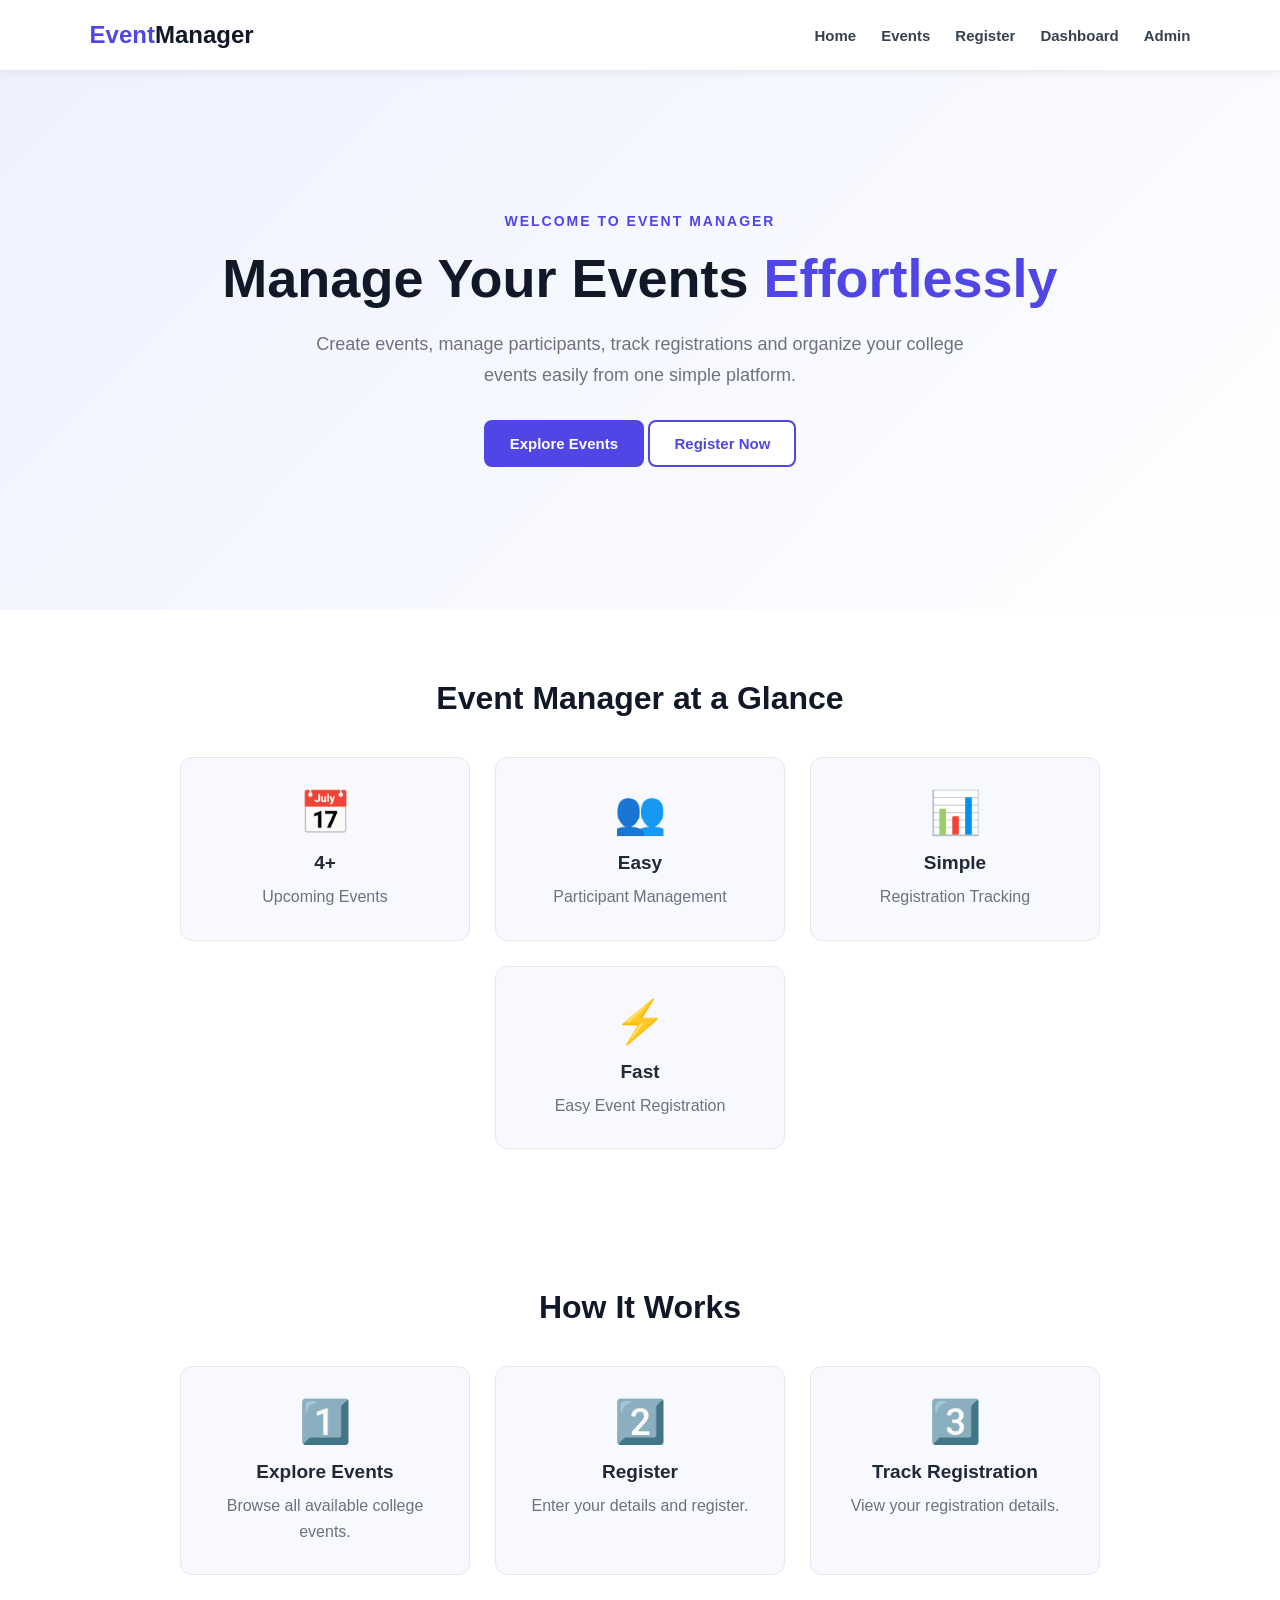
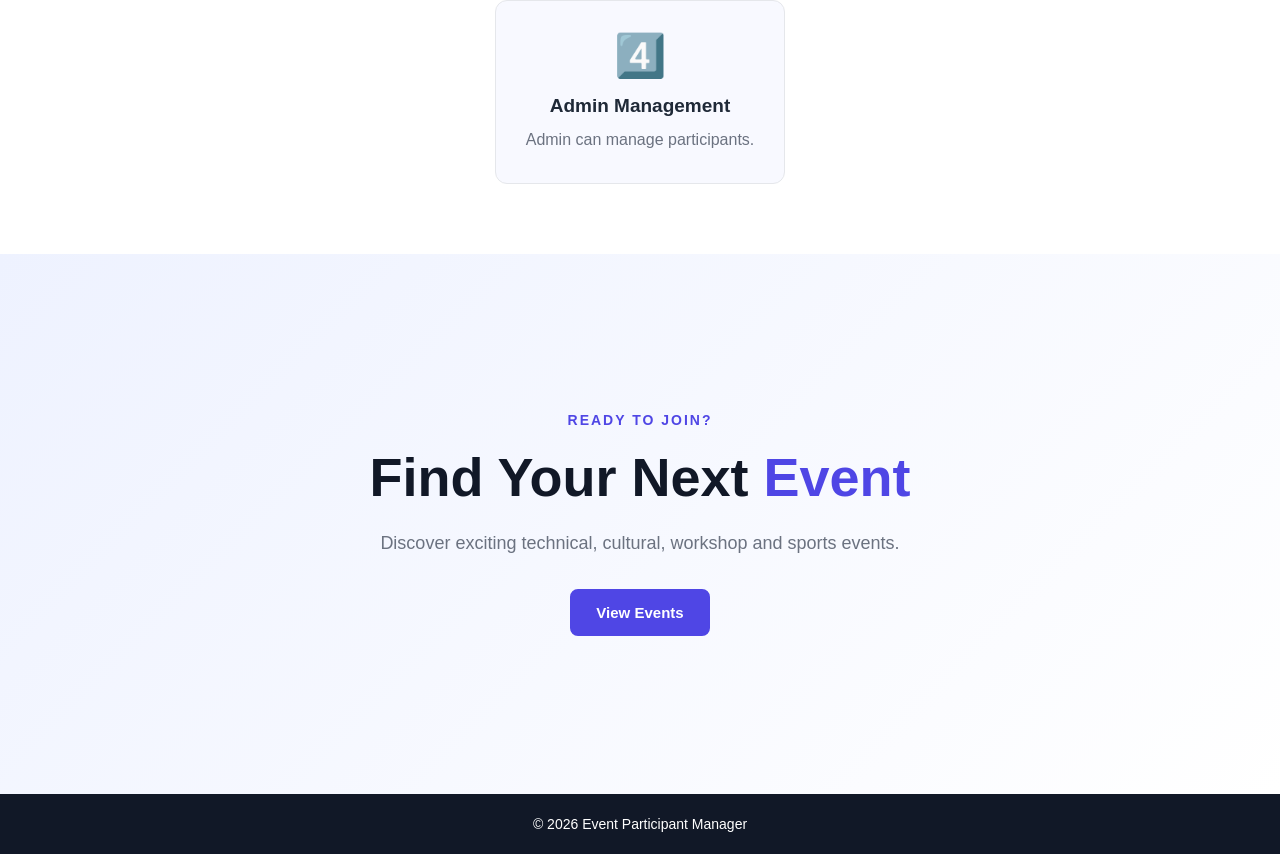
<file: index.html>
<!DOCTYPE html>
<html lang="en">

<head>
    <meta charset="UTF-8">
    <meta name="viewport" content="width=device-width, initial-scale=1.0">

    <title>Event Participant Manager</title>

    <link rel="stylesheet" href="style.css">
</head>

<body>

    <nav class="navbar">

        <div class="logo">
            Event<span>Manager</span>
        </div>

        <div class="nav-links">

            <a href="index.html">Home</a>

            <a href="events.html">Events</a>

            <a href="register.html">Register</a>

            <a href="dashboard.html">Dashboard</a>

            <a href="admin-login.html">Admin</a>

        </div>

    </nav>


    <section class="hero">

        <div class="hero-content">

            <p class="welcome">
                WELCOME TO EVENT MANAGER
            </p>

            <h1>
                Manage Your Events
                <span>Effortlessly</span>
            </h1>

            <p class="description">
                Create events, manage participants,
                track registrations and organize your
                college events easily from one simple platform.
            </p>

            <div class="buttons">

                <a href="events.html" class="btn primary">
                    Explore Events
                </a>

                <a href="register.html" class="btn secondary">
                    Register Now
                </a>

            </div>

        </div>

    </section>


    <section class="features">

        <h2>
            Event Manager at a Glance
        </h2>

        <div class="feature-container">

            <div class="feature-card">

                <div class="icon">📅</div>

                <h3>4+</h3>

                <p>
                    Upcoming Events
                </p>

            </div>


            <div class="feature-card">

                <div class="icon">👥</div>

                <h3>Easy</h3>

                <p>
                    Participant Management
                </p>

            </div>


            <div class="feature-card">

                <div class="icon">📊</div>

                <h3>Simple</h3>

                <p>
                    Registration Tracking
                </p>

            </div>


            <div class="feature-card">

                <div class="icon">⚡</div>

                <h3>Fast</h3>

                <p>
                    Easy Event Registration
                </p>

            </div>

        </div>

    </section>


    <section class="features">

        <h2>
            How It Works
        </h2>

        <div class="feature-container">

            <div class="feature-card">

                <div class="icon">1️⃣</div>

                <h3>Explore Events</h3>

                <p>
                    Browse all available college events.
                </p>

            </div>


            <div class="feature-card">

                <div class="icon">2️⃣</div>

                <h3>Register</h3>

                <p>
                    Enter your details and register.
                </p>

            </div>


            <div class="feature-card">

                <div class="icon">3️⃣</div>

                <h3>Track Registration</h3>

                <p>
                    View your registration details.
                </p>

            </div>


            <div class="feature-card">

                <div class="icon">4️⃣</div>

                <h3>Admin Management</h3>

                <p>
                    Admin can manage participants.
                </p>

            </div>

        </div>

    </section>


    <section class="hero">

        <div class="hero-content">

            <p class="welcome">
                READY TO JOIN?
            </p>

            <h1>
                Find Your Next
                <span>Event</span>
            </h1>

            <p class="description">
                Discover exciting technical,
                cultural, workshop and sports events.
            </p>

            <div class="buttons">

                <a href="events.html" class="btn primary">
                    View Events
                </a>

            </div>

        </div>

    </section>


    <footer>

        <p>
            © 2026 Event Participant Manager
        </p>

    </footer>

</body>

</html>
</file>
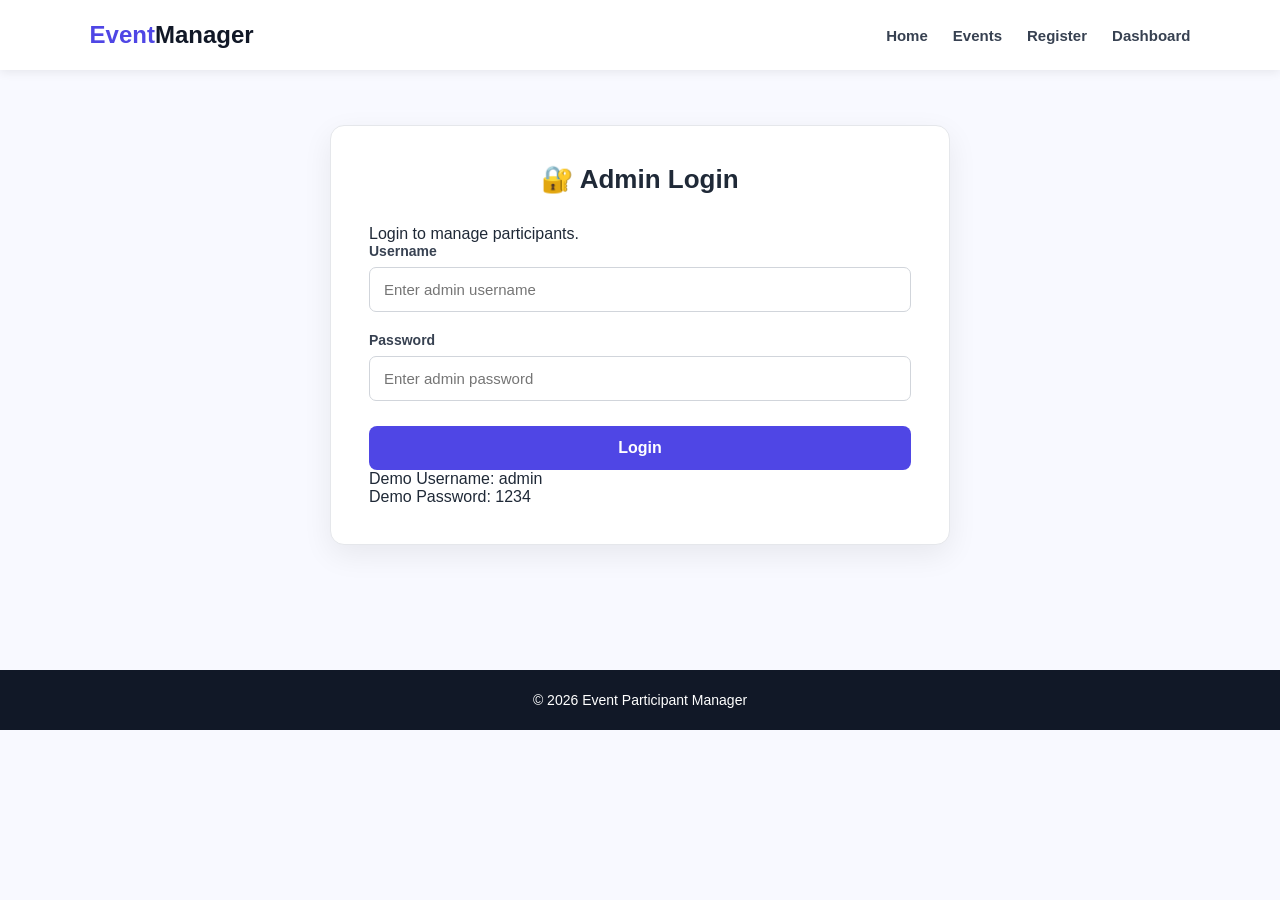
<file: admin-login.html>
<!DOCTYPE html>
<html lang="en">

<head>

    <meta charset="UTF-8">

    <meta
        name="viewport"
        content="width=device-width, initial-scale=1.0"
    >

    <title>Admin Login | Event Manager</title>

    <link rel="stylesheet" href="style.css">

</head>


<body>


    <nav class="navbar">

        <div class="logo">
            Event<span>Manager</span>
        </div>


        <div class="nav-links">

            <a href="index.html">
                Home
            </a>

            <a href="events.html">
                Events
            </a>

            <a href="register.html">
                Register
            </a>

            <a href="dashboard.html">
                Dashboard
            </a>

        </div>

    </nav>



    <section class="registration-section">

        <div class="registration-container">

            <h2>
                🔐 Admin Login
            </h2>


            <p class="login-description">
                Login to manage participants.
            </p>


            <form id="adminLoginForm">


                <div class="form-group">

                    <label for="adminUsername">
                        Username
                    </label>

                    <input
                        type="text"
                        id="adminUsername"
                        placeholder="Enter admin username"
                        required
                    >

                </div>


                <div class="form-group">

                    <label for="adminPassword">
                        Password
                    </label>

                    <input
                        type="password"
                        id="adminPassword"
                        placeholder="Enter admin password"
                        required
                    >

                </div>


                <button
                    type="submit"
                    class="btn primary register-btn"
                >
                    Login
                </button>


            </form>


            <p class="demo-login">

                Demo Username: admin
                <br>

                Demo Password: 1234

            </p>

        </div>

    </section>



    <footer>

        <p>
            © 2026 Event Participant Manager
        </p>

    </footer>


    <script src="script.js"></script>

</body>

</html>
</file>
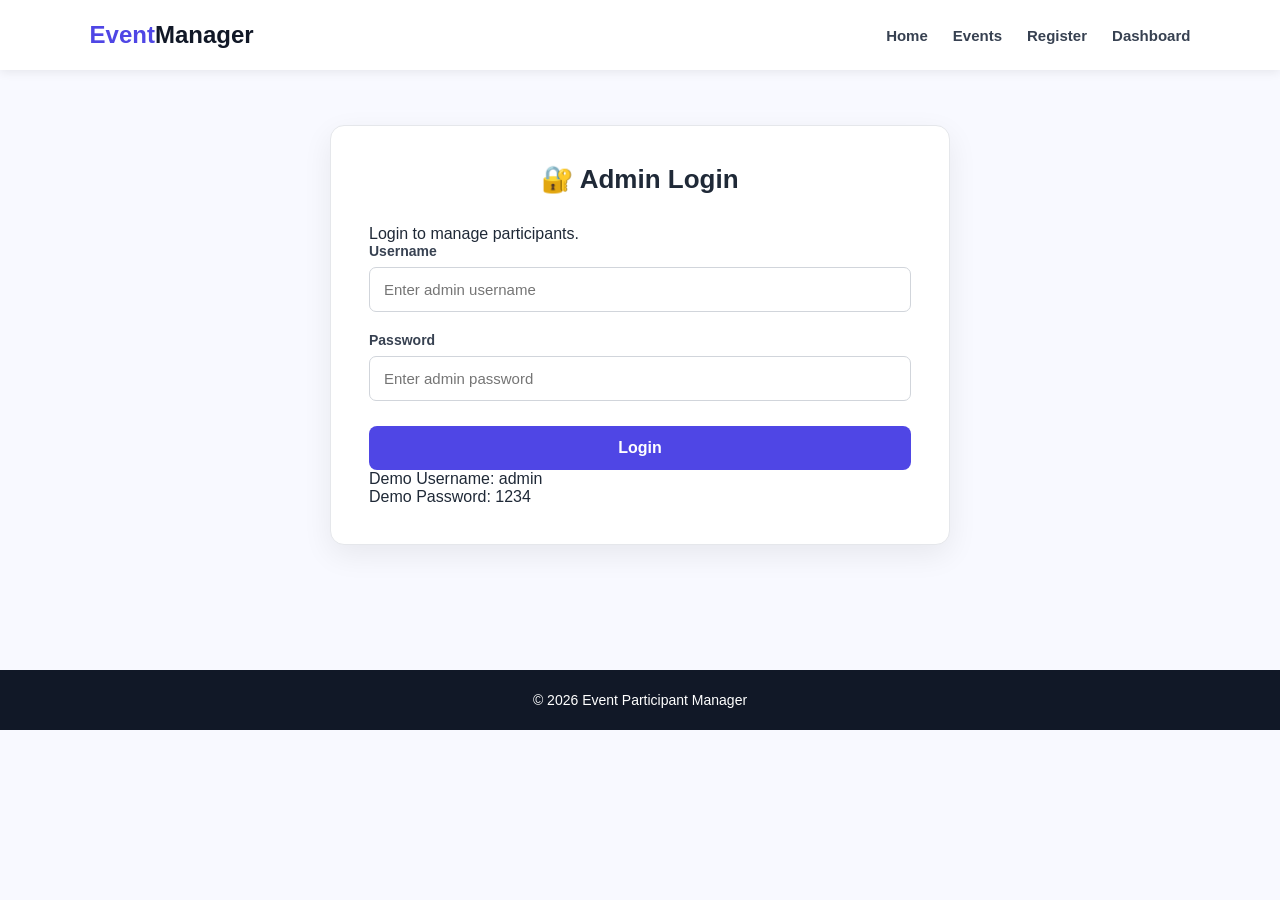
<file: admin.html>
<!DOCTYPE html>
<html lang="en">

<head>

    <meta charset="UTF-8">

    <meta
        name="viewport"
        content="width=device-width, initial-scale=1.0"
    >

    <title>Admin Dashboard | Event Manager</title>

    <link rel="stylesheet" href="style.css">

</head>


<body>


    <nav class="navbar">

        <div class="logo">
            Event<span>Manager</span>
        </div>


        <div class="nav-links">

            <a href="index.html">
                Home
            </a>

            <a href="events.html">
                Events
            </a>

            <a href="register.html">
                Register
            </a>

            <a href="dashboard.html">
                Dashboard
            </a>

            <a href="admin.html">
                Admin
            </a>

        </div>

    </nav>



    <section class="page-header">

        <h1>
            Admin Dashboard
        </h1>

        <p>
            Manage registered event participants.
        </p>


        <button
            onclick="adminLogout()"
            class="btn secondary"
        >
            Logout
        </button>

    </section>



    <section class="admin-section">


        <div class="admin-stats">


            <div class="admin-stat-card">

                <div class="admin-icon">
                    📅
                </div>

                <div>

                    <h3>
                        4
                    </h3>

                    <p>
                        Total Events
                    </p>

                </div>

            </div>


            <div class="admin-stat-card">

                <div class="admin-icon">
                    👥
                </div>

                <div>

                    <h3 id="totalParticipants">
                        0
                    </h3>

                    <p>
                        Total Participants
                    </p>

                </div>

            </div>


            <div class="admin-stat-card">

                <div class="admin-icon">
                    ✅
                </div>

                <div>

                    <h3 id="activeRegistrations">
                        0
                    </h3>

                    <p>
                        Active Registrations
                    </p>

                </div>

            </div>


        </div>



        <div class="participant-container">


            <div class="participant-header">

                <h2>
                    Registered Participants
                </h2>


                <input
                    type="text"
                    id="searchParticipant"
                    placeholder="Search participant..."
                >

            </div>


            <div class="table-container">

                <table>

                    <thead>

                        <tr>

                            <th>S.No</th>

                            <th>Name</th>

                            <th>Email</th>

                            <th>Phone</th>

                            <th>College</th>

                            <th>Department</th>

                            <th>Event</th>

                            <th>Action</th>

                        </tr>

                    </thead>


                    <tbody id="participantTable">

                    </tbody>

                </table>

            </div>

        </div>

    </section>



    <footer>

        <p>
            © 2026 Event Participant Manager
        </p>

    </footer>



    <script src="script.js"></script>


    <script>

        const isLoggedIn =
            localStorage.getItem("adminLoggedIn");


        if (isLoggedIn !== "true") {

            alert(
                "Please login as admin first!"
            );

            window.location.href =
                "admin-login.html";

        }


        function adminLogout() {

            localStorage.removeItem(
                "adminLoggedIn"
            );

            alert(
                "Logged out successfully!"
            );

            window.location.href =
                "admin-login.html";

        }

    </script>


</body>

</html>
</file>
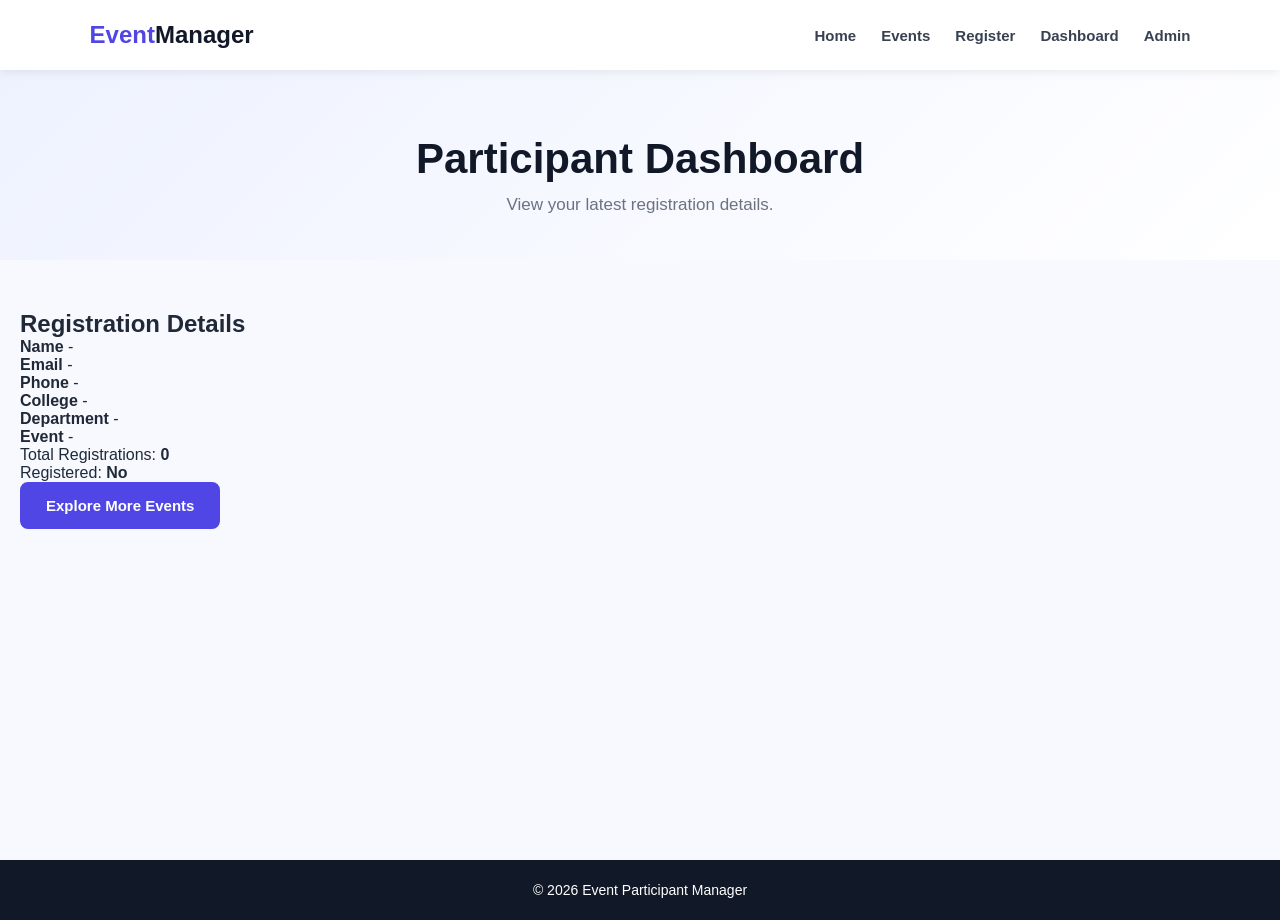
<file: dashboard.html>
<!DOCTYPE html>
<html lang="en">

<head>

    <meta charset="UTF-8">

    <meta
        name="viewport"
        content="width=device-width, initial-scale=1.0"
    >

    <title>Dashboard | Event Manager</title>

    <link rel="stylesheet" href="style.css">

</head>


<body>


    <nav class="navbar">

        <div class="logo">
            Event<span>Manager</span>
        </div>


        <div class="nav-links">

            <a href="index.html">
                Home
            </a>

            <a href="events.html">
                Events
            </a>

            <a href="register.html">
                Register
            </a>

            <a href="dashboard.html">
                Dashboard
            </a>

            <a href="admin-login.html">
                Admin
            </a>

        </div>

    </nav>



    <section class="page-header">

        <h1>
            Participant Dashboard
        </h1>

        <p>
            View your latest registration details.
        </p>

    </section>



    <section class="dashboard-section">

        <div class="dashboard-card">

            <h2>
                Registration Details
            </h2>


            <div class="detail-row">

                <strong>
                    Name
                </strong>

                <span id="displayName">
                    -
                </span>

            </div>


            <div class="detail-row">

                <strong>
                    Email
                </strong>

                <span id="displayEmail">
                    -
                </span>

            </div>


            <div class="detail-row">

                <strong>
                    Phone
                </strong>

                <span id="displayPhone">
                    -
                </span>

            </div>


            <div class="detail-row">

                <strong>
                    College
                </strong>

                <span id="displayCollege">
                    -
                </span>

            </div>


            <div class="detail-row">

                <strong>
                    Department
                </strong>

                <span id="displayDepartment">
                    -
                </span>

            </div>


            <div class="detail-row">

                <strong>
                    Event
                </strong>

                <span id="displayEvent">
                    -
                </span>

            </div>


            <div class="dashboard-status">

                <p>
                    Total Registrations:
                    <strong id="participantCount">
                        0
                    </strong>
                </p>


                <p>
                    Registered:
                    <strong id="registrationStatus">
                        No
                    </strong>
                </p>

            </div>


            <a
                href="events.html"
                class="btn primary"
            >
                Explore More Events
            </a>

        </div>

    </section>



    <footer>

        <p>
            © 2026 Event Participant Manager
        </p>

    </footer>


    <script src="script.js"></script>

</body>

</html>
</file>
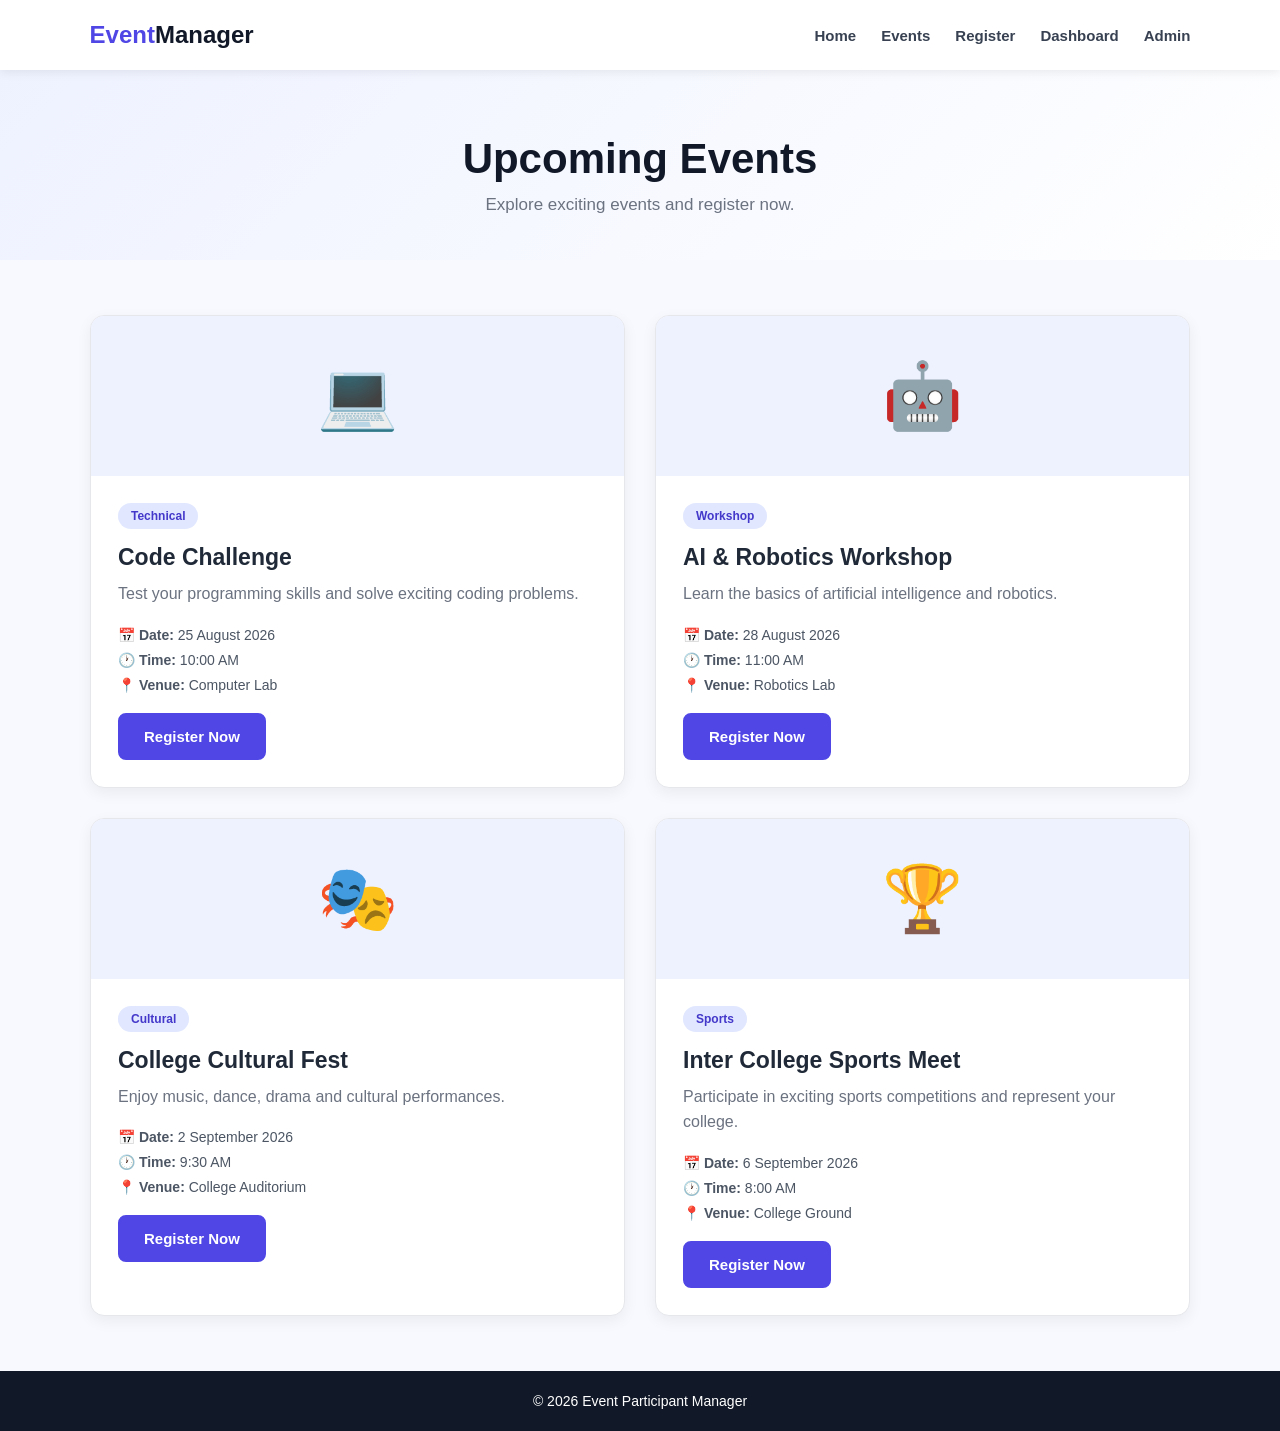
<file: events.html>
<!DOCTYPE html>
<html lang="en">

<head>

    <meta charset="UTF-8">

    <meta
        name="viewport"
        content="width=device-width, initial-scale=1.0"
    >

    <title>Events | Event Manager</title>

    <link rel="stylesheet" href="style.css">

</head>


<body>


    <nav class="navbar">

        <div class="logo">
            Event<span>Manager</span>
        </div>


        <div class="nav-links">

            <a href="index.html">
                Home
            </a>

            <a href="events.html">
                Events
            </a>

            <a href="register.html">
                Register
            </a>

            <a href="dashboard.html">
                Dashboard
            </a>

            <a href="admin-login.html">
                Admin
            </a>

        </div>

    </nav>



    <section class="page-header">

        <h1>
            Upcoming Events
        </h1>

        <p>
            Explore exciting events and register now.
        </p>

    </section>



    <section class="events-section">

        <div class="events-container">


            <div class="event-card">

                <div class="event-image">
                    💻
                </div>


                <div class="event-content">

                    <span class="event-category">
                        Technical
                    </span>

                    <h2>
                        Code Challenge
                    </h2>

                    <p>
                        Test your programming skills
                        and solve exciting coding problems.
                    </p>


                    <div class="event-info">

                        <p>
                            📅 <strong>Date:</strong>
                            25 August 2026
                        </p>

                        <p>
                            🕐 <strong>Time:</strong>
                            10:00 AM
                        </p>

                        <p>
                            📍 <strong>Venue:</strong>
                            Computer Lab
                        </p>

                    </div>


                    <a
                        href="register.html?event=Code%20Challenge"
                        class="btn primary"
                    >
                        Register Now
                    </a>

                </div>

            </div>



            <div class="event-card">

                <div class="event-image">
                    🤖
                </div>


                <div class="event-content">

                    <span class="event-category">
                        Workshop
                    </span>

                    <h2>
                        AI & Robotics Workshop
                    </h2>

                    <p>
                        Learn the basics of artificial
                        intelligence and robotics.
                    </p>


                    <div class="event-info">

                        <p>
                            📅 <strong>Date:</strong>
                            28 August 2026
                        </p>

                        <p>
                            🕐 <strong>Time:</strong>
                            11:00 AM
                        </p>

                        <p>
                            📍 <strong>Venue:</strong>
                            Robotics Lab
                        </p>

                    </div>


                    <a
                        href="register.html?event=AI%20%26%20Robotics%20Workshop"
                        class="btn primary"
                    >
                        Register Now
                    </a>

                </div>

            </div>



            <div class="event-card">

                <div class="event-image">
                    🎭
                </div>


                <div class="event-content">

                    <span class="event-category">
                        Cultural
                    </span>

                    <h2>
                        College Cultural Fest
                    </h2>

                    <p>
                        Enjoy music, dance, drama and
                        cultural performances.
                    </p>


                    <div class="event-info">

                        <p>
                            📅 <strong>Date:</strong>
                            2 September 2026
                        </p>

                        <p>
                            🕐 <strong>Time:</strong>
                            9:30 AM
                        </p>

                        <p>
                            📍 <strong>Venue:</strong>
                            College Auditorium
                        </p>

                    </div>


                    <a
                        href="register.html?event=College%20Cultural%20Fest"
                        class="btn primary"
                    >
                        Register Now
                    </a>

                </div>

            </div>



            <div class="event-card">

                <div class="event-image">
                    🏆
                </div>


                <div class="event-content">

                    <span class="event-category">
                        Sports
                    </span>

                    <h2>
                        Inter College Sports Meet
                    </h2>

                    <p>
                        Participate in exciting sports
                        competitions and represent your college.
                    </p>


                    <div class="event-info">

                        <p>
                            📅 <strong>Date:</strong>
                            6 September 2026
                        </p>

                        <p>
                            🕐 <strong>Time:</strong>
                            8:00 AM
                        </p>

                        <p>
                            📍 <strong>Venue:</strong>
                            College Ground
                        </p>

                    </div>


                    <a
                        href="register.html?event=Inter%20College%20Sports%20Meet"
                        class="btn primary"
                    >
                        Register Now
                    </a>

                </div>

            </div>


        </div>

    </section>


    <footer>

        <p>
            © 2026 Event Participant Manager
        </p>

    </footer>


</body>

</html>
</file>
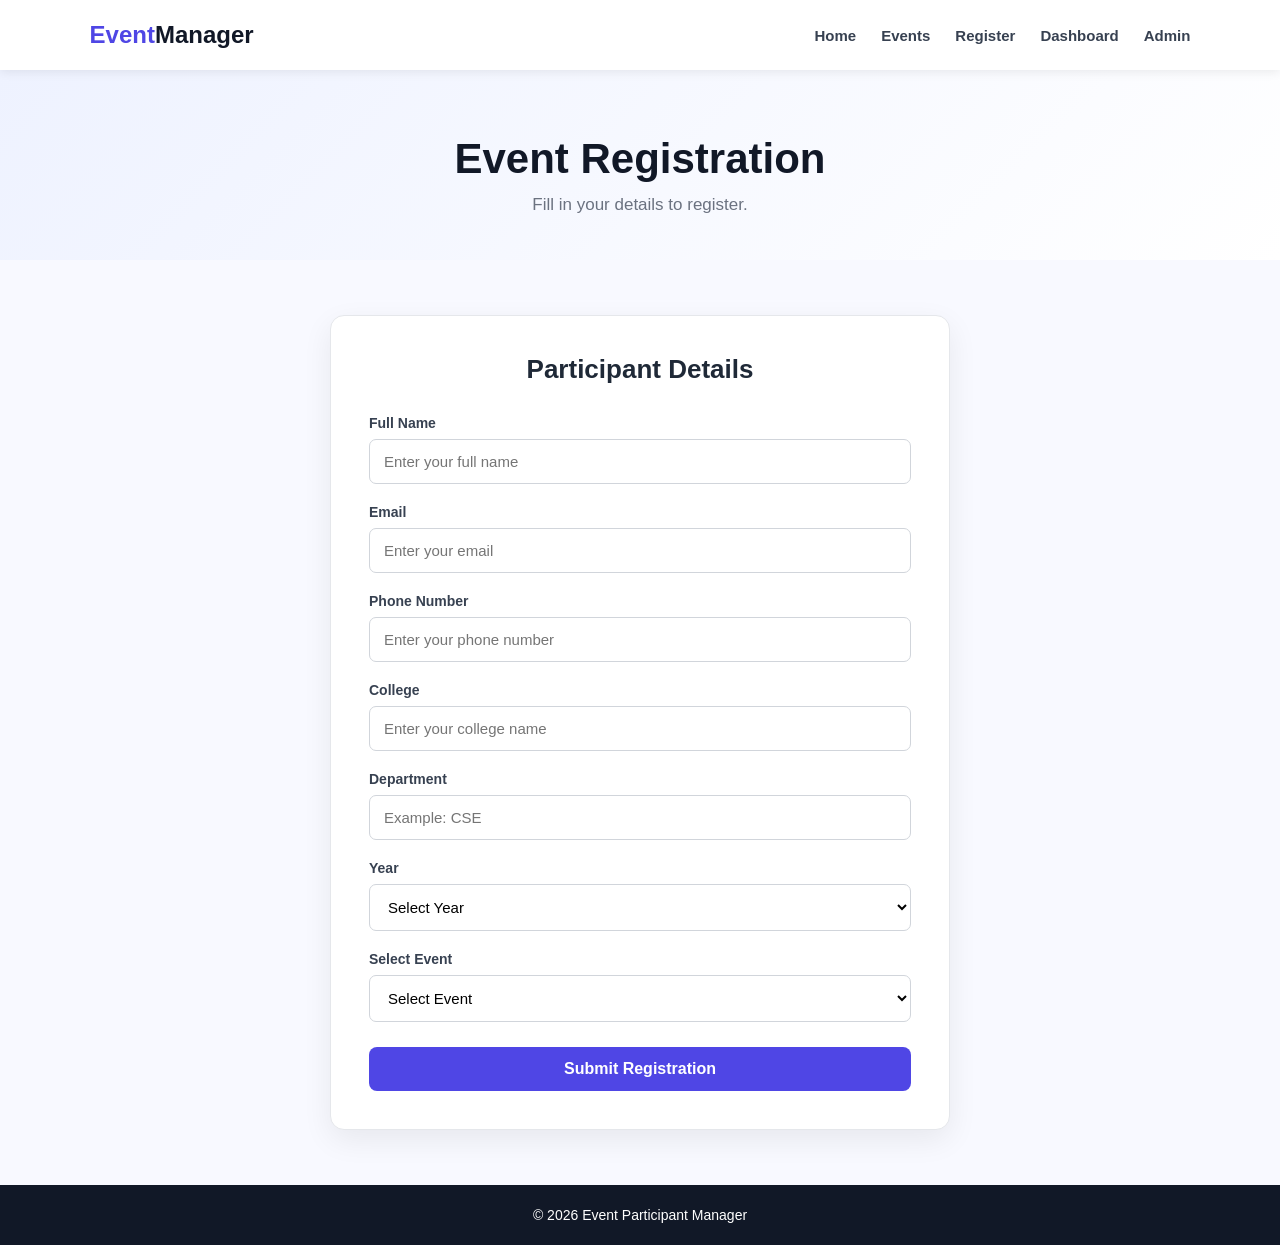
<file: register.html>
<!DOCTYPE html>
<html lang="en">

<head>

    <meta charset="UTF-8">

    <meta
        name="viewport"
        content="width=device-width, initial-scale=1.0"
    >

    <title>Register | Event Manager</title>

    <link rel="stylesheet" href="style.css">

</head>


<body>


    <nav class="navbar">

        <div class="logo">
            Event<span>Manager</span>
        </div>


        <div class="nav-links">

            <a href="index.html">
                Home
            </a>

            <a href="events.html">
                Events
            </a>

            <a href="register.html">
                Register
            </a>

            <a href="dashboard.html">
                Dashboard
            </a>

            <a href="admin-login.html">
                Admin
            </a>

        </div>

    </nav>



    <section class="page-header">

        <h1>
            Event Registration
        </h1>

        <p>
            Fill in your details to register.
        </p>

    </section>



    <section class="registration-section">

        <div class="registration-container">

            <h2>
                Participant Details
            </h2>


            <form id="registrationForm">


                <div class="form-group">

                    <label for="name">
                        Full Name
                    </label>

                    <input
                        type="text"
                        id="name"
                        placeholder="Enter your full name"
                        required
                    >

                </div>


                <div class="form-group">

                    <label for="email">
                        Email
                    </label>

                    <input
                        type="email"
                        id="email"
                        placeholder="Enter your email"
                        required
                    >

                </div>


                <div class="form-group">

                    <label for="phone">
                        Phone Number
                    </label>

                    <input
                        type="tel"
                        id="phone"
                        placeholder="Enter your phone number"
                        required
                    >

                </div>


                <div class="form-group">

                    <label for="college">
                        College
                    </label>

                    <input
                        type="text"
                        id="college"
                        placeholder="Enter your college name"
                        required
                    >

                </div>


                <div class="form-group">

                    <label for="department">
                        Department
                    </label>

                    <input
                        type="text"
                        id="department"
                        placeholder="Example: CSE"
                        required
                    >

                </div>


                <div class="form-group">

                    <label for="year">
                        Year
                    </label>

                    <select id="year" required>

                        <option value="">
                            Select Year
                        </option>

                        <option value="1st Year">
                            1st Year
                        </option>

                        <option value="2nd Year">
                            2nd Year
                        </option>

                        <option value="3rd Year">
                            3rd Year
                        </option>

                        <option value="4th Year">
                            4th Year
                        </option>

                    </select>

                </div>


                <div class="form-group">

                    <label for="event">
                        Select Event
                    </label>

                    <select id="event" required>

                        <option value="">
                            Select Event
                        </option>

                        <option value="Code Challenge">
                            Code Challenge
                        </option>

                        <option value="AI & Robotics Workshop">
                            AI & Robotics Workshop
                        </option>

                        <option value="College Cultural Fest">
                            College Cultural Fest
                        </option>

                        <option value="Inter College Sports Meet">
                            Inter College Sports Meet
                        </option>

                    </select>

                </div>


                <button
                    type="submit"
                    class="btn primary register-btn"
                >
                    Submit Registration
                </button>


            </form>

        </div>

    </section>



    <footer>

        <p>
            © 2026 Event Participant Manager
        </p>

    </footer>


    <script src="script.js"></script>

</body>

</html>
</file>
<file: style.css>
/* ========================================
   EVENT PARTICIPANT MANAGER
   MAIN STYLE SHEET
======================================== */


/* ========================================
   GENERAL
======================================== */

* {
    margin: 0;
    padding: 0;
    box-sizing: border-box;
}

body {
    font-family: Arial, sans-serif;

    background: #f8f9ff;

    color: #1f2937;

    min-height: 100vh;
}

a {
    text-decoration: none;
}

button,
input,
select {
    font-family: inherit;
}


/* ========================================
   NAVIGATION BAR
======================================== */

.navbar {
    min-height: 70px;

    padding: 0 7%;

    display: flex;

    align-items: center;

    justify-content: space-between;

    background: white;

    box-shadow:
        0 2px 10px rgba(0, 0, 0, 0.08);

    position: sticky;

    top: 0;

    z-index: 100;
}


/* Logo */

.logo {
    font-size: 24px;

    font-weight: bold;

    color: #4f46e5;

    white-space: nowrap;
}

.logo span {
    color: #111827;
}


/* Navigation Links */

.nav-links {
    display: flex;

    align-items: center;

    gap: 25px;
}

.nav-links a {
    color: #374151;

    font-size: 15px;

    font-weight: 600;

    transition: 0.3s;
}

.nav-links a:hover {
    color: #4f46e5;
}


/* ========================================
   HERO SECTION
======================================== */

.hero {
    min-height: 540px;

    display: flex;

    align-items: center;

    justify-content: center;

    text-align: center;

    padding: 70px 20px;

    background:
        linear-gradient(
            135deg,
            #eef2ff,
            #ffffff
        );
}

.hero-content {
    max-width: 850px;
}

.welcome {
    color: #4f46e5;

    font-size: 14px;

    font-weight: bold;

    letter-spacing: 2px;

    margin-bottom: 18px;
}

.hero h1 {
    font-size: 54px;

    line-height: 1.15;

    margin-bottom: 20px;

    color: #111827;
}

.hero h1 span {
    color: #4f46e5;
}

.description {
    max-width: 680px;

    margin: auto;

    font-size: 18px;

    line-height: 1.7;

    color: #6b7280;
}


/* ========================================
   BUTTONS
======================================== */

.btn {
    display: inline-block;

    padding: 13px 24px;

    border-radius: 8px;

    font-weight: bold;

    font-size: 15px;

    transition: 0.3s;

    cursor: pointer;
}

.primary {
    background: #4f46e5;

    color: white;

    border: 2px solid #4f46e5;
}

.primary:hover {
    background: #3730a3;

    border-color: #3730a3;
}

.secondary {
    background: white;

    color: #4f46e5;

    border: 2px solid #4f46e5;
}

.secondary:hover {
    background: #4f46e5;

    color: white;
}

.buttons {
    margin-top: 30px;
}


/* ========================================
   FEATURES
======================================== */

.features {
    padding: 70px 7%;

    text-align: center;

    background: white;
}

.features h2 {
    font-size: 32px;

    margin-bottom: 40px;

    color: #111827;
}

.feature-container {
    display: flex;

    justify-content: center;

    gap: 25px;

    flex-wrap: wrap;
}

.feature-card {
    width: 290px;

    padding: 30px 25px;

    background: #f8f9ff;

    border-radius: 12px;

    border: 1px solid #e5e7eb;

    transition: 0.3s;
}

.feature-card:hover {
    transform: translateY(-7px);

    box-shadow:
        0 12px 25px
        rgba(0, 0, 0, 0.08);
}

.icon {
    font-size: 42px;

    margin-bottom: 15px;
}

.feature-card h3 {
    margin-bottom: 10px;

    font-size: 19px;
}

.feature-card p {
    color: #6b7280;

    line-height: 1.6;
}


/* ========================================
   PAGE HEADER
======================================== */

.page-header {
    text-align: center;

    padding: 65px 20px 45px;

    background:
        linear-gradient(
            135deg,
            #eef2ff,
            #ffffff
        );
}

.page-header h1 {
    font-size: 42px;

    margin-bottom: 12px;

    color: #111827;
}

.page-header p {
    color: #6b7280;

    font-size: 17px;
}


/* ========================================
   EVENTS
======================================== */

.events-section {
    padding: 55px 7%;

    background: #f8f9ff;
}

.events-container {
    display: grid;

    grid-template-columns:
        repeat(2, 1fr);

    gap: 30px;

    max-width: 1100px;

    margin: auto;
}

.event-card {
    background: white;

    border-radius: 14px;

    overflow: hidden;

    border: 1px solid #e5e7eb;

    box-shadow:
        0 5px 15px
        rgba(0, 0, 0, 0.06);

    transition: 0.3s;
}

.event-card:hover {
    transform: translateY(-6px);

    box-shadow:
        0 14px 30px
        rgba(0, 0, 0, 0.1);
}

.event-image {
    height: 160px;

    display: flex;

    align-items: center;

    justify-content: center;

    font-size: 65px;

    background: #eef2ff;
}

.event-content {
    padding: 27px;
}

.event-category {
    display: inline-block;

    padding: 6px 13px;

    border-radius: 20px;

    background: #e0e7ff;

    color: #4338ca;

    font-size: 12px;

    font-weight: bold;
}

.event-content h2 {
    margin: 15px 0 10px;

    font-size: 23px;
}

.event-content > p {
    color: #6b7280;

    line-height: 1.6;
}

.event-info {
    margin: 20px 0;
}

.event-info p {
    margin: 9px 0;

    color: #4b5563;

    font-size: 14px;
}


/* ========================================
   REGISTRATION
======================================== */

.registration-section {
    padding: 55px 20px;

    background: #f8f9ff;

    min-height: 600px;
}

.registration-container {
    max-width: 620px;

    margin: auto;

    padding: 38px;

    background: white;

    border-radius: 14px;

    border: 1px solid #e5e7eb;

    box-shadow:
        0 10px 30px
        rgba(0, 0, 0, 0.07);
}

.registration-container h2 {
    text-align: center;

    font-size: 26px;

    margin-bottom: 30px;
}

.form-group {
    margin-bottom: 20px;
}

.form-group label {
    display: block;

    margin-bottom: 8px;

    font-weight: bold;

    color: #374151;

    font-size: 14px;
}

.form-group input,
.form-group select {
    width: 100%;

    padding: 13px 14px;

    border: 1px solid #d1d5db;

    border-radius: 7px;

    font-size: 15px;

    outline: none;

    background: white;

    transition: 0.3s;
}

.form-group input:focus,
.form-group select:focus {
    border-color: #4f46e5;

    box-shadow:
        0 0 0 3px
        rgba(79, 70, 229, 0.1);
}

.register-btn {
    width: 100%;

    border: none;

    font-size: 16px;

    margin-top: 5px;
}

.terms {
    margin: 20px 0;

    font-size: 14px;

    color: #4b5563;
}

.terms input {
    margin-right: 8px;
}

.dashboard-link {
    display: block;

    text-align: center;

    margin-top: 18px;

    color: #4f46e5;

    font-size: 14px;

    font-weight: bold;
}

.dashboard-link:hover {
    text-decoration: underline;
}


/* ========================================
   DASHBOARD
======================================== */

.dashboard-section {
    min-height: 600px;

    padding: 50px 20px;

    background: #f8f9ff;
}

.dashboard-container {
    max-width: 1000px;

    margin: auto;

    padding: 35px;

    background: white;

    border-radius: 14px;

    border: 1px solid #e5e7eb;

    box-shadow:
        0 8px 25px
        rgba(0, 0, 0, 0.07);
}


/* Dashboard Statistics */

.stats-container {
    display: grid;

    grid-template-columns:
        repeat(4, 1fr);

    gap: 18px;

    margin-bottom: 40px;
}

.stat-card {
    padding: 20px;

    background: #f8f9ff;

    border-radius: 10px;

    border: 1px solid #e5e7eb;

    display: flex;

    align-items: center;

    gap: 13px;
}

.stat-icon {
    width: 48px;

    height: 48px;

    display: flex;

    align-items: center;

    justify-content: center;

    background: #eef2ff;

    border-radius: 9px;

    font-size: 23px;
}

.stat-card h3 {
    font-size: 23px;

    margin-bottom: 4px;
}

.stat-card p {
    color: #6b7280;

    font-size: 12px;
}


/* Dashboard Title */

.dashboard-title {
    display: flex;

    align-items: center;

    justify-content: space-between;

    margin-bottom: 25px;
}

.dashboard-title h2 {
    font-size: 25px;
}

#status {
    padding: 7px 15px;

    border-radius: 20px;

    background: #dcfce7;

    color: #166534;

    font-size: 13px;

    font-weight: bold;
}


/* Details */

.details-grid {
    display: grid;

    grid-template-columns:
        repeat(2, 1fr);

    gap: 18px;
}

.detail-box {
    padding: 20px;

    background: #f8f9ff;

    border-radius: 9px;

    border: 1px solid #e5e7eb;
}

.detail-box span {
    display: block;

    margin-bottom: 8px;

    color: #6b7280;

    font-size: 13px;
}

.detail-box strong {
    font-size: 15px;

    color: #111827;

    word-break: break-word;
}

.dashboard-buttons {
    display: flex;

    gap: 12px;

    margin-top: 30px;
}


/* ========================================
   ADMIN DASHBOARD
======================================== */

.admin-section {
    padding: 50px 6%;

    background: #f8f9ff;

    min-height: 600px;
}

.admin-stats {
    max-width: 1100px;

    margin: 0 auto 35px;

    display: grid;

    grid-template-columns:
        repeat(3, 1fr);

    gap: 20px;
}

.admin-stat-card {
    background: white;

    padding: 25px;

    border-radius: 12px;

    border: 1px solid #e5e7eb;

    display: flex;

    align-items: center;

    gap: 18px;

    box-shadow:
        0 5px 15px
        rgba(0, 0, 0, 0.05);
}

.admin-icon {
    width: 55px;

    height: 55px;

    display: flex;

    align-items: center;

    justify-content: center;

    background: #eef2ff;

    border-radius: 10px;

    font-size: 27px;
}

.admin-stat-card h3 {
    font-size: 27px;

    margin-bottom: 5px;
}

.admin-stat-card p {
    color: #6b7280;

    font-size: 14px;
}


/* Participant Table */

.participant-container {
    max-width: 1200px;

    margin: auto;

    background: white;

    padding: 30px;

    border-radius: 12px;

    border: 1px solid #e5e7eb;

    box-shadow:
        0 5px 15px
        rgba(0, 0, 0, 0.05);
}

.participant-header {
    display: flex;

    justify-content: space-between;

    align-items: center;

    gap: 20px;

    margin-bottom: 25px;
}

.participant-header h2 {
    font-size: 24px;
}

#searchParticipant {
    width: 270px;

    padding: 12px 15px;

    border: 1px solid #d1d5db;

    border-radius: 7px;

    outline: none;

    font-size: 14px;
}

#searchParticipant:focus {
    border-color: #4f46e5;

    box-shadow:
        0 0 0 3px
        rgba(79, 70, 229, 0.1);
}


/* Table */

.table-container {
    width: 100%;

    overflow-x: auto;
}

table {
    width: 100%;

    border-collapse: collapse;

    min-width: 950px;
}

th {
    background: #eef2ff;

    color: #3730a3;

    padding: 14px;

    text-align: left;

    font-size: 13px;
}

td {
    padding: 14px;

    border-bottom:
        1px solid #e5e7eb;

    font-size: 13px;

    color: #374151;
}

tr:hover {
    background: #f9fafb;
}


/* Delete Button */

.delete-btn {
    padding: 7px 12px;

    border: none;

    border-radius: 6px;

    background: #dc2626;

    color: white;

    cursor: pointer;

    font-size: 12px;

    font-weight: bold;
}

.delete-btn:hover {
    background: #b91c1c;
}


/* ========================================
   FOOTER
======================================== */

footer {
    padding: 22px;

    text-align: center;

    background: #111827;

    color: white;

    font-size: 14px;
}


/* ========================================
   RESPONSIVE DESIGN
======================================== */


/* Tablet */

@media (max-width: 900px) {

    .navbar {
        padding: 15px 5%;

        flex-direction: column;

        gap: 15px;
    }

    .nav-links {
        gap: 15px;

        flex-wrap: wrap;

        justify-content: center;
    }

    .hero h1 {
        font-size: 44px;
    }

    .events-container {
        grid-template-columns: 1fr;
    }

    .stats-container {
        grid-template-columns:
            repeat(2, 1fr);
    }

    .admin-stats {
        grid-template-columns:
            repeat(2, 1fr);
    }

}


/* Mobile */

@media (max-width: 600px) {

    .navbar {
        padding: 15px 4%;
    }

    .logo {
        font-size: 21px;
    }

    .nav-links {
        gap: 10px;
    }

    .nav-links a {
        font-size: 12px;
    }

    .hero {
        min-height: 500px;

        padding: 50px 20px;
    }

    .hero h1 {
        font-size: 35px;
    }

    .description {
        font-size: 16px;
    }

    .page-header {
        padding: 50px 20px 35px;
    }

    .page-header h1 {
        font-size: 32px;
    }

    .feature-card {
        width: 100%;
    }

    .registration-container {
        padding: 25px 20px;
    }

    .stats-container {
        grid-template-columns: 1fr;
    }

    .details-grid {
        grid-template-columns: 1fr;
    }

    .dashboard-container {
        padding: 25px 18px;
    }

    .dashboard-title {
        flex-direction: column;

        align-items: flex-start;

        gap: 12px;
    }

    .dashboard-buttons {
        flex-direction: column;
    }

    .admin-stats {
        grid-template-columns: 1fr;
    }

    .participant-container {
        padding: 20px 15px;
    }

    .participant-header {
        flex-direction: column;

        align-items: stretch;
    }

    #searchParticipant {
        width: 100%;
    }

}
</file>
